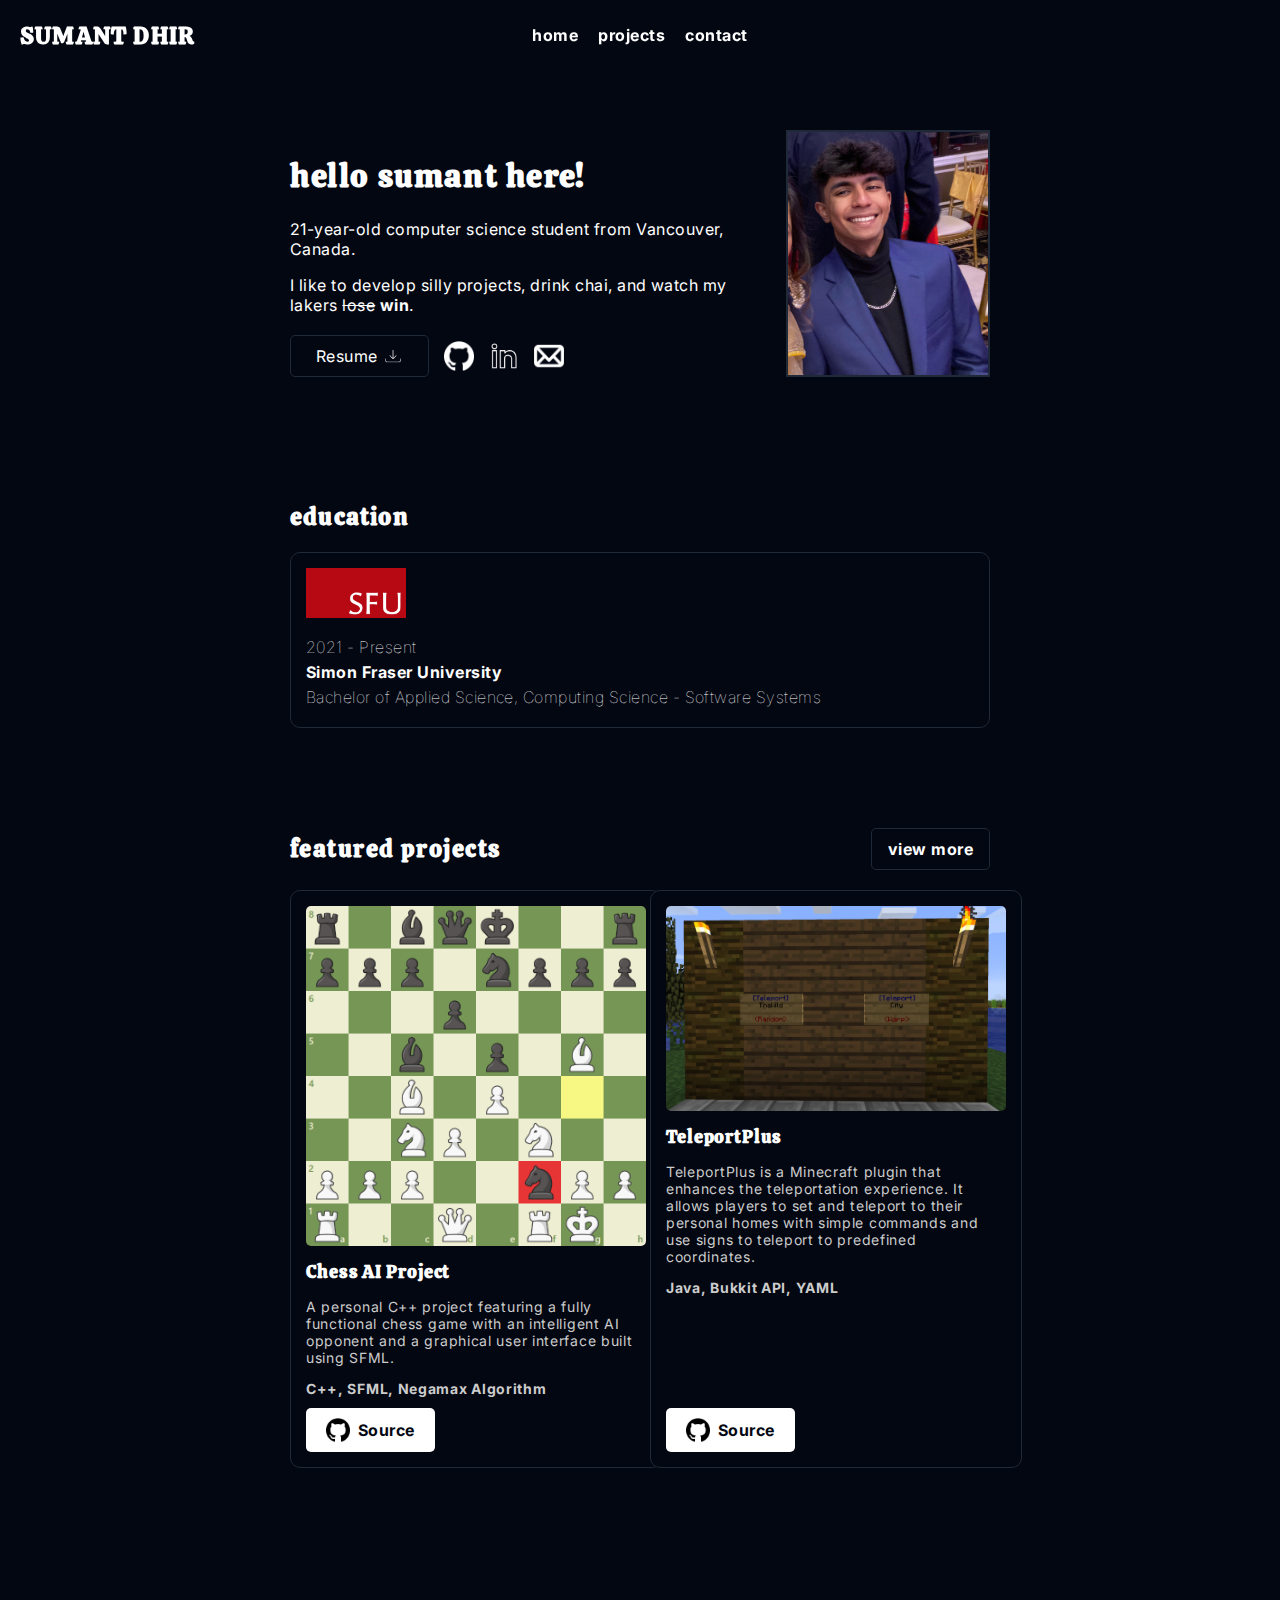
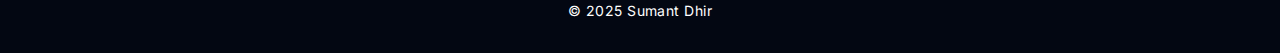
<file: index.html>
<!DOCTYPE html>
<html lang="en">
  <head>
    <meta charset="UTF-8" />
    <meta name="viewport" content="width=device-width, initial-scale=1.0" />
    <title>Sumant Dhir</title>
    <link href="https://fonts.googleapis.com/css2?family=Calistoga&family=Inter:wght@400;700&display=swap" rel="stylesheet">
    <link rel="stylesheet" href="css/styles.css" />
    <link rel="icon" type="image/x-icon" href="favicon.ico?">
  </head>
  <body>
    <header>
      <div class="logo">
        <h2>SUMANT DHIR</h2>
      </div>
      <nav class="nav-bar">
        <ul>
          <li><a href="index.html">home</a></li>
          <li><a href="projects.html">projects</a></li>
          <li><a href="contact.html">contact</a></li>
        </ul>
      </nav>
    </header>

    <section id="home">
      <div class="intro">
        <h1>hello sumant here!</h1>
        <p>21-year-old computer science student from Vancouver, Canada.</p>
        <p>
          I like to develop silly projects, drink chai, and watch my lakers 
          <del>lose</del> <strong>win</strong>.
        </p>
        <div class="buttons">
          <a href="assets/resume.pdf" download="Sumant Dhir Resume.pdf" class="btn resume-btn">
            Resume <img src="assets/icons/download.png" alt="Download Icon" />
          </a>
          <a href="https://github.com/shoemant" target="_blank" class="icon-btn">
            <img src="assets/icons/githubinvert.png" alt="GitHub" />
          </a>
          <a href="https://www.linkedin.com/in/sumant-dhir/" target="_blank" class="icon-btn">
            <img src="assets/icons/indeed.png" alt="Indeed" />
          </a>
          <a href="mailto:sumantdhir2@gmail.com" class="icon-btn">
            <img src="assets/icons/email.png" alt="Email" />
          </a>
        </div>
      </div>
      <div class="profile-pic">
        <img src="assets/images/self_picture.jpg" alt="Photo of Sumant Dhir" />
      </div>
    </section>
    
    <section id="education">
      <h2>education</h2>
      <div class="education-container">
        <div class="education-card">
          <img src="assets/icons/sfu_logo.png" alt="School Logo" class="school-logo" />
          <p class="edu-years">2021 - Present</p>
          <p class="edu-school">Simon Fraser University</p>
          <p class="edu-degree">Bachelor of Applied Science, Computing Science - Software Systems</p>
        </div>
      </div>
    </section>


    <section id="projects">
      <div class="projects-header">
        <h2>featured projects</h2>
        <a href="projects.html" class="btn view-more-btn">view more</a>
      </div>
      <div class="project-container">
        <div class="project-card">
          <img src="assets/images/chess_image.png" alt="Chess AI Project" />
          <h2>Chess AI Project</h2>
          <p>
            A personal C++ project featuring a fully functional chess game with an
            intelligent AI opponent and a graphical user interface built using SFML.
          </p>
          <p>
            C++, SFML, Negamax Algorithm
          </p>
          <a href="https://github.com/shoemant/Chess-AI-Project" target="_blank" class="source-btn">
            <img src="assets/icons/updatedgithub.png" alt="GitHub" />
            <span>Source</span>
          </a>
        </div>
        <div class="project-card">
          <img src="assets/images/teleportplus.png" alt="TeleportPlus" />
          <h2>TeleportPlus</h2>
          <p>
            TeleportPlus is a Minecraft plugin that enhances the teleportation experience.
            It allows players to set and teleport to their personal homes with simple commands
            and use signs to teleport to predefined coordinates.
          </p>
          <p>
            Java, Bukkit API, YAML
          </p>
          <a href="https://github.com/shoemant/TeleportPlus" target="_blank" class="source-btn">
            <img src="assets/icons/updatedgithub.png" alt="GitHub" />
            <span>Source</span>
          </a>
        </div>
      </div>
    </section>

    <footer>
      <p>&copy; 2025 Sumant Dhir</p>
    </footer>
  </body>
</html>
</file>
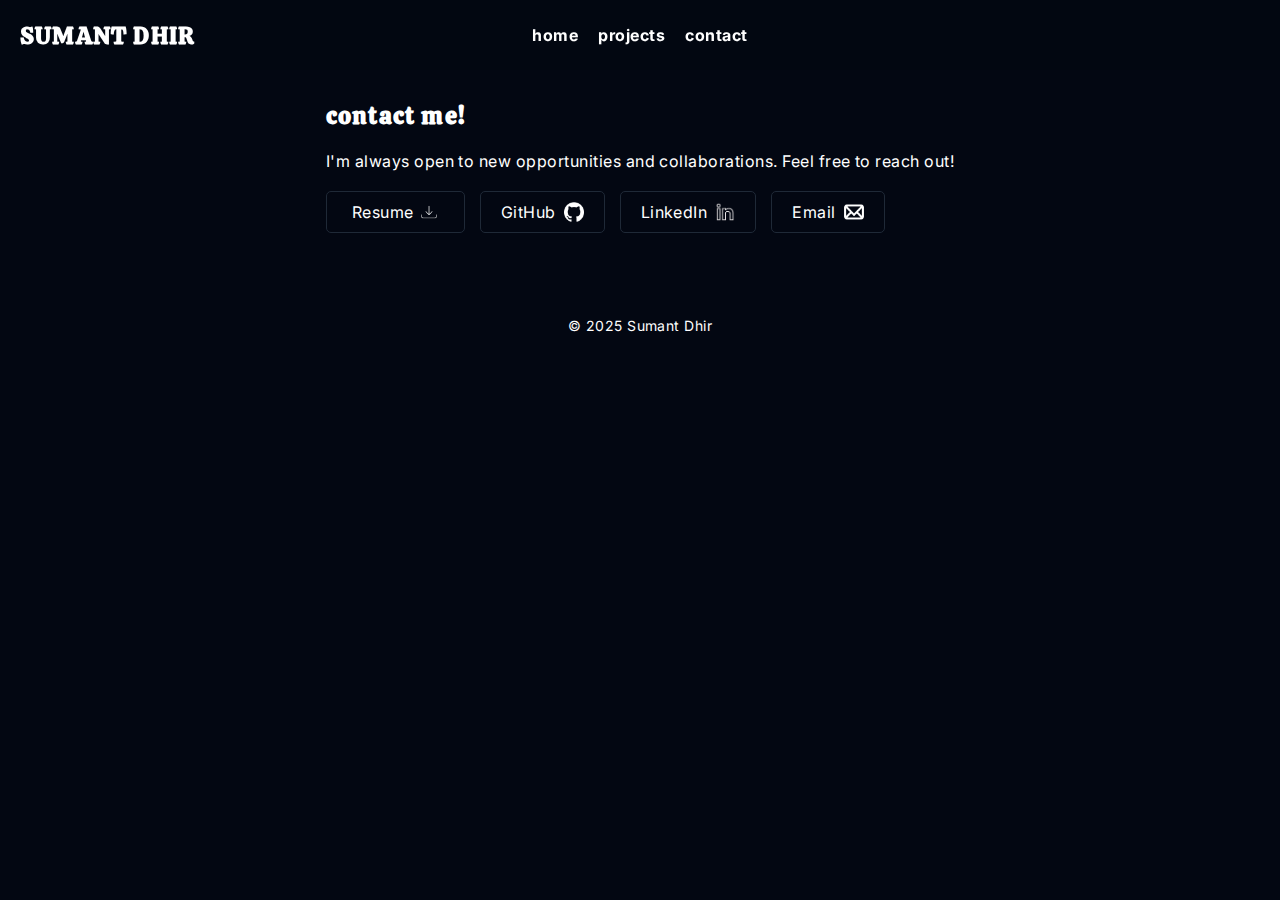
<file: contact.html>
<!DOCTYPE html>
<html lang="en">
  <head>
    <meta charset="UTF-8" />
    <meta name="viewport" content="width=device-width, initial-scale=1.0" />
    <title>Sumant Dhir</title>
    <link rel="stylesheet" href="css/styles.css" />
    <link rel="icon" type="image/x-icon" href="favicon.ico?">
  </head>
  <body>
    <header>
      <div class="logo">
        <h2>SUMANT DHIR</h2>
      </div>
      <nav class="nav-bar">
        <ul>
          <li><a href="index.html">home</a></li>
          <li><a href="projects.html">projects</a></li>
          <li><a href="contact.html">contact</a></li>
        </ul>
      </nav>
    </header>

    <section id="contact">
      <h2>contact me!</h2>
      <p>
        I'm always open to new opportunities and collaborations. Feel free to reach out!
      </p>
      <div class="buttons">
        <a href="assets/resume.pdf" download="Sumant Dhir Resume.pdf" class="btn resume-btn">
          Resume <img src="assets/icons/download.png" alt="Download Icon" />
        </a>
        <a href="https://github.com/shoemant" target="_blank" class="btn">
          GitHub <img src="assets/icons/githubinvert.png" alt="GitHub" />
        </a>
        <a href="https://www.linkedin.com/in/sumant-dhir/" target="_blank" class="btn">
          LinkedIn <img src="assets/icons/indeed.png" alt="LinkedIn" />
        </a>
        <a href="mailto:sumantdhir2@gmail.com" class="btn">
          Email <img src="assets/icons/email.png" alt="Email" />
        </a>
      </div>
    </section>

    <footer>
      <p>&copy; 2025 Sumant Dhir</p>
    </footer>
  </body>
</html>
</file>
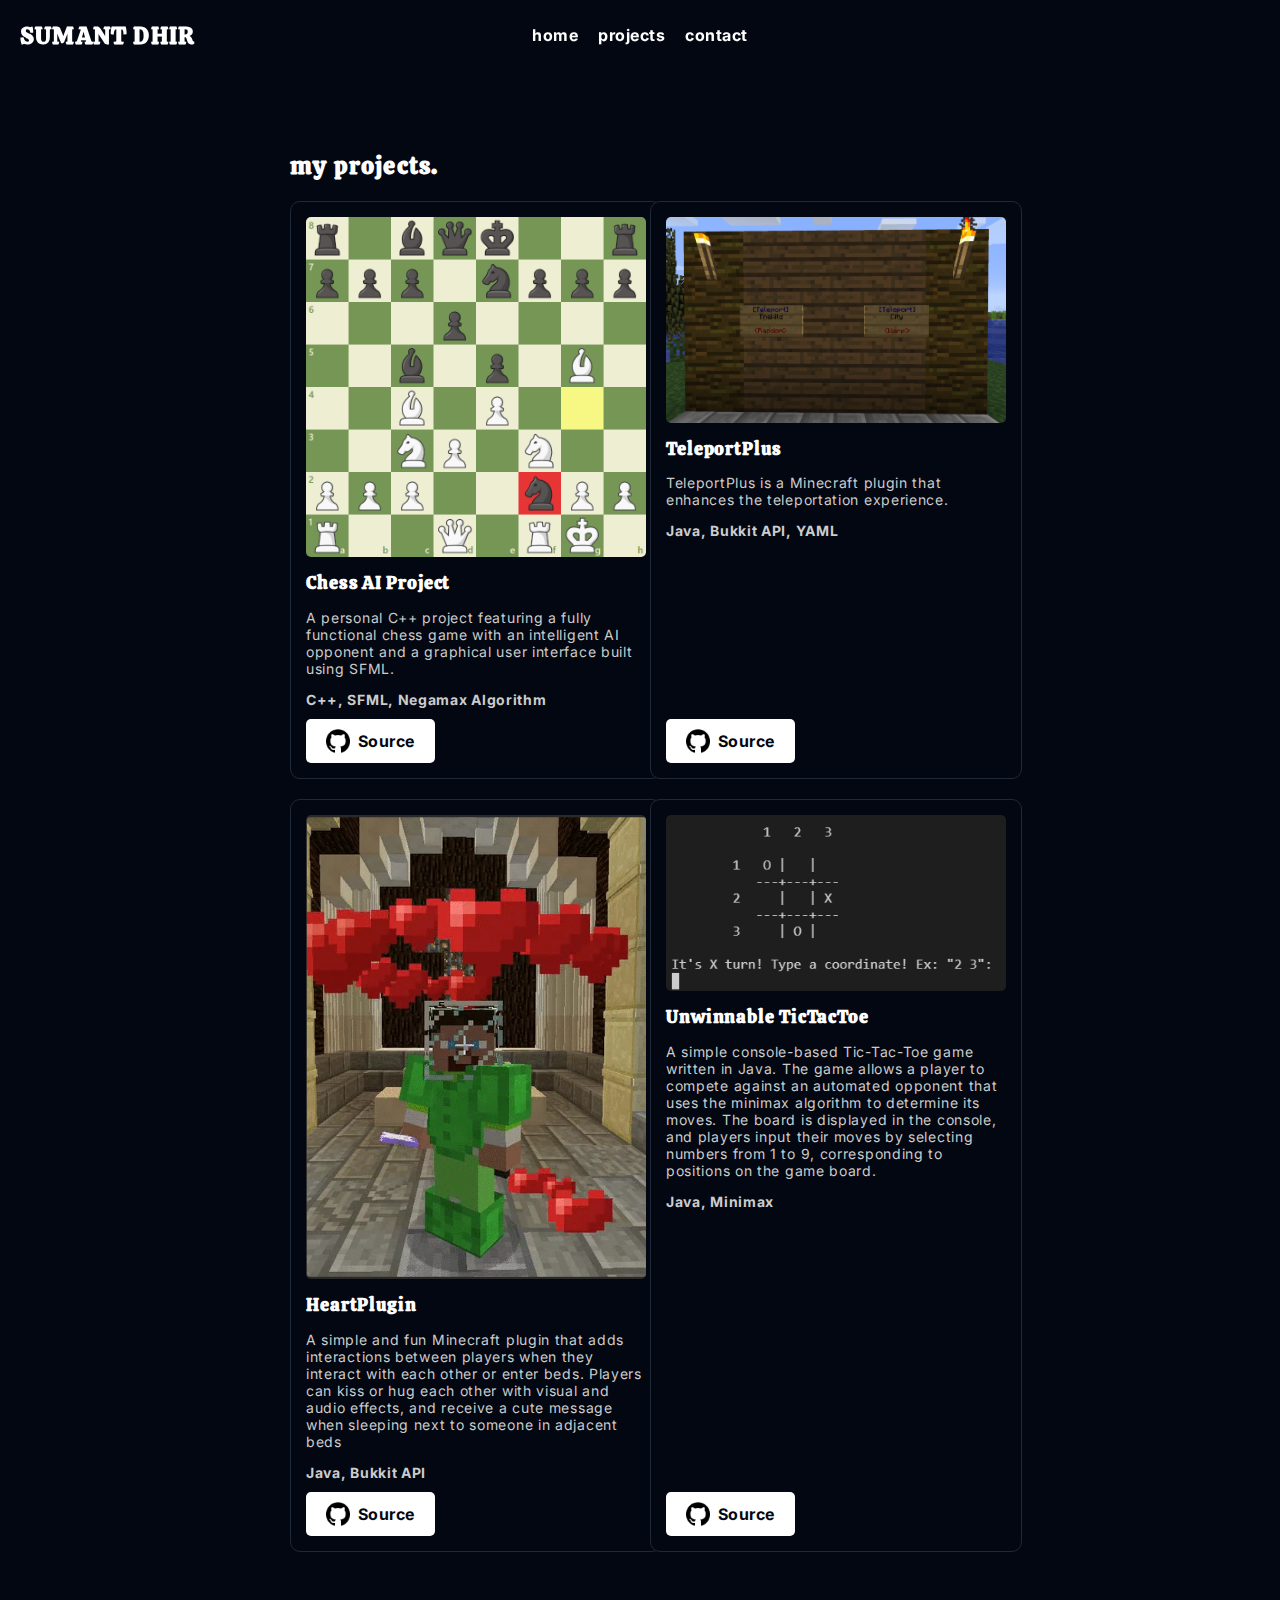
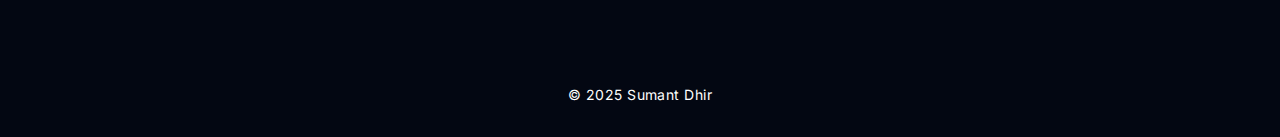
<file: projects.html>
<!DOCTYPE html>
<html lang="en">
  <head>
    <meta charset="UTF-8" />
    <meta name="viewport" content="width=device-width, initial-scale=1.0" />
    <title>Sumant Dhir</title>
    <link rel="stylesheet" href="css/styles.css" />
    <link rel="icon" type="image/x-icon" href="favicon.ico?">
  </head>
  <body>
    <header>
      <div class="logo">
        <h2>SUMANT DHIR</h2>
      </div>
      <nav class="nav-bar">
        <ul>
          <li><a href="index.html">home</a></li>
          <li><a href="projects.html">projects</a></li>
          <li><a href="contact.html">contact</a></li>
        </ul>
      </nav>
    </header>

    <section id="projects">
      <h2>my projects.</h2>
      <div class="project-container">
        <div class="project-card">
          <img src="assets/images/chess_image.png" alt="Chess AI Project" />
          <h2>Chess AI Project</h2>
          <p>
            A personal C++ project featuring a fully functional chess game with an
            intelligent AI opponent and a graphical user interface built using SFML.
          </p>
          <p>
            C++, SFML, Negamax Algorithm
          </p>
          <a href="https://github.com/shoemant/Chess-AI-Project" target="_blank" class="source-btn">
            <img src="assets/icons/updatedgithub.png" alt="GitHub" />
            <span>Source</span>
          </a>
        </div>
        <div class="project-card">
          <img src="assets/images/teleportplus.png" alt="TeleportPlus" />
          <h2>TeleportPlus</h2>
          <p>
            TeleportPlus is a Minecraft plugin that enhances the teleportation experience.
          </p>
          <p>
            Java, Bukkit API, YAML
          </p>
          <a href="https://github.com/shoemant/TeleportPlus" target="_blank" class="source-btn">
            <img src="assets/icons/updatedgithub.png" alt="GitHub" />
            <span>Source</span>
          </a>
        </div>
        <div class="project-card">
            <img src="assets/images/heartplugin.png" alt="HeartPlugin" />
            <h2>HeartPlugin</h2>
            <p>
              A simple and fun Minecraft plugin that adds interactions between players when they interact with each other or enter beds. 
              Players can kiss or hug each other with visual and audio effects, and receive a cute message when sleeping next to someone in adjacent beds
            </p>
            <p>
                Java, Bukkit API
              </p>
            <a href="https://github.com/shoemant/HeartPlugin" target="_blank" class="source-btn">
              <img src="assets/icons/updatedgithub.png" alt="GitHub" />
              <span>Source</span>
            </a>
          </div>
          <div class="project-card">
            <img src="assets/images/tictactoe.png" alt="Unwinnable TicTacToe" />
            <h2>Unwinnable TicTacToe</h2>
            <p>
                A simple console-based Tic-Tac-Toe game written in Java. The game allows a player to compete against an automated 
                opponent that uses the minimax algorithm to determine its moves. The board is displayed in the console, and players 
                input their moves by selecting numbers from 1 to 9, corresponding to positions on the game board.
            </p>
            <p>
                Java, Minimax
              </p>
            <a href="https://github.com/shoemant/Unwinnable-TicTacToe" target="_blank" class="source-btn">
              <img src="assets/icons/updatedgithub.png" alt="GitHub" />
              <span>Source</span>
            </a>
          </div>
      </div>
    </section>

    <footer>
      <p>&copy; 2025 Sumant Dhir</p>
    </footer>
  </body>
</html>
</file>
<file: css/styles.css>
@import url('https://fonts.googleapis.com/css2?family=Calistoga&family=Inter:wght@400;700&display=swap');

html {
  overflow-y: scroll;
}

body {
  background-color: #030712;
  color: white;
  font-family: 'Inter', sans-serif;
  letter-spacing: 0.03em;
  margin: 0;
  padding-top: 80px; 
  display: flex;
  flex-direction: column;
  align-items: center;
}

h1, h2, h3, h4, h5, h6 {
  font-family: 'Calistoga', cursive;
  letter-spacing: 0.05em;
}

header {
  position: fixed;
  top: 0;
  left: 0;
  width: 100%;
  height: 70px;
  z-index: 1000;
  background-color: rgba(3, 7, 18, 0.8);
  backdrop-filter: blur(10px);
}

.logo {
  position: absolute;
  left: 20px;
  top: 50%;
  transform: translateY(-50%);
}

.logo h2 {
  margin: 0;
  color: white;
  text-transform: uppercase;
  font-size: 24px;
}

.nav-bar {
  position: absolute;
  left: 50%;
  top: 50%;
  transform: translate(-50%, -50%);
}

.nav-bar ul {
  list-style: none;
  display: inline-flex;
  gap: 20px;
  padding: 0;
  margin: 0;
}

.nav-bar ul li a {
  color: white;
  text-decoration: none;
  font-size: 16px;
  font-weight: bold;
}

#home {
  display: flex;
  justify-content: space-between;
  align-items: center;
  padding: 50px 0;
  width: 700px;
  max-width: 90%;
}

.intro {
  text-align: left;
  flex: 1;
}

.profile-pic img {
  width: 200px;
  height: auto;
  border: 2px solid #1F2937;
  margin-left: 40px;
}

.buttons,
.contact-buttons {
  display: flex;
  gap: 15px;
  justify-content: start;
  margin-top: 20px;
  align-items: center;
}

.btn {
  background-color: #030712;
  border: 1px solid #1F2937;
  color: white;
  padding: 10px 20px;
  border-radius: 5px;
  text-decoration: none;
  display: flex;
  align-items: center;
  gap: 8px;
  cursor: pointer;
}

.btn img {
  width: 20px;
  height: 20px;
  vertical-align: middle;
}

.resume-btn {
  display: flex;
  align-items: center;
  gap: 5px;
  padding: 10px 25px;
}

.icon-btn {
  background: none;
  border: none;
  cursor: pointer;
  display: flex;
  align-items: center;
}

.icon-btn img {
  width: 30px;
  height: 30px;
}


#projects {
    text-align: left;
    padding: 50px 0;
    width: 700px;
    max-width: 90%;
    position: relative;
    
  }
  
  .projects-header {
    display: flex;
    justify-content: space-between;
    align-items: center;
    
  }
  
  .projects-header h2 {
    margin: 0;
    letter-spacing: 0.06em;
  }
  
  .view-more-btn {
    background-color: #030712;
    border: 1px solid #1F2937;
    color: white;
    padding: 10px 16px;
    border-radius: 5px;
    text-decoration: none;
    font-weight: bold;
    transition: background-color 0.3s;
    cursor: pointer;
  }
  
  .view-more-btn:hover {
    background-color: #030712;
  }
  
  .project-container {
      display: grid;
      grid-template-columns: repeat(2, 1fr);
      gap: 20px;
      margin-top: 20px;
    }
  
    .project-card {
      background-color: #030712;
      border: 1px solid #1F2937;
      padding: 15px;
      padding-bottom: 50px;  
      border-radius: 10px;
      position: relative;
      width: 100%;
    }
    
    .project-card p:nth-of-type(2) {
      font-weight: bold;
      margin-bottom: 20px;  
    }
    
    .project-card .icon-btn {
      position: absolute;
      bottom: 15px;
      left: 15px;
      margin: 0;
    }
    
  .project-card .source-btn {
      position: absolute;
      bottom: 15px;
      left: 15px;
      background-color: white;
      color: #030712;           
      border: none;
      padding: 10px 20px;
      border-radius: 5px;
      display: inline-flex;
      align-items: center;
      gap: 8px;                 
      text-decoration: none;
      font-weight: bold;
    }
    
    .project-card .source-btn img {
      width: 24px;
      height: 24px;
    }
  
  .project-card img {
    width: 100%;
    border-radius: 5px;
  }
  
  .project-card h2 {
    font-size: 18px;
    margin-top: 10px;
    letter-spacing: 0.05em;
  }
  
  .project-card p {
    font-size: 14px;
    color: #ccc;
    letter-spacing: 0.05em;
  }
  
  .project-card a {
    color: #38BDF8;
    text-decoration: none;
    font-weight: bold;
    display: block;
    margin-top: 10px;
  }
  

  #education {
    text-align: left;
    padding: 50px 0;
    width: 700px;
    max-width: 90%;
  }
  
  #education h2 {
    margin-bottom: 20px;
    letter-spacing: 0.05em;
  }
  
  .education-container {
    display: flex;
    justify-content: flex-start;  
    gap: 20px;
  }
  
  .education-card {
    background-color: #030712;
    border: 1px solid #1F2937;
    padding: 15px;
    border-radius: 10px;
    width: 100%;
    text-align: left;  
  }
  
.education-card .school-logo {
  max-width: 100px;
  margin-bottom: 10px;
}

.edu-years {
  font-weight: lighter;
  margin: 5px 0;
}

.edu-school {
    font-weight: bold;
    margin: 5px 0;
}

.edu-degree {
    margin: 5px 0;
    font-weight: lighter
  }

footer {
  text-align: center;
  padding: 20px;
  width: 100%;
  margin-top: 50px;
  font-size: 14px;
}
</file>
